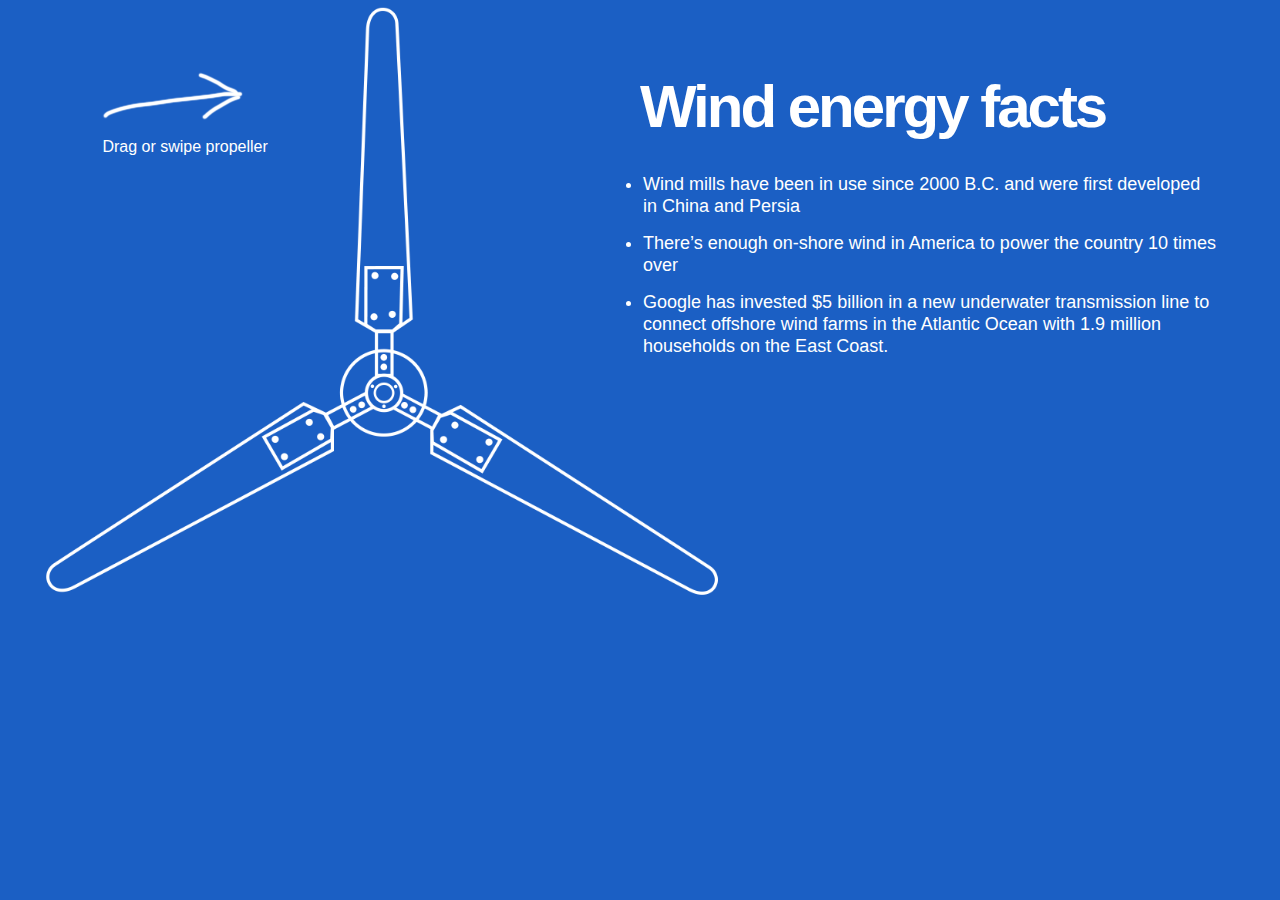
<file: RESULT/propeller/index.html>
<!DOCTYPE html>
<html style="-webkit-overflow-scrolling: touch;">
<head>
    <meta charset="utf-8">
    <meta http-equiv="X-UA-Compatible" content="IE=edge">
    <title>Rotate HTML elements by mouse in JavaScript - Propeller.js</title>
    <meta name="viewport" content="width=device-width, target-densitydpi=device-dpi">
    <link rel="stylesheet" href="example/css/normalize.css">
    <link rel="stylesheet" href="example/css/turbine.css">
</head>
<body>

<img src="example/img/turbineforthumbs.jpg" width="0px" height="0px">
<img id="turbine" src="example/img/turbine.png" onmousedown="showLibraryInfo()" ontouchstart="showLibraryInfo()">

<div class="content">
    <h1 class="propeller">
        Propeller.js
    </h1>

    <h1 class="title wind">
        Wind energy facts
    </h1>
    <ul class="facts">
        <li class="wind">Wind mills have been in use since 2000 B.C. and were first developed in China and Persia</li>
        <li class="wind">There’s enough on-shore wind in America to power the country 10 times over</li>
        <li class="wind">Google has invested $5 billion in a new underwater transmission line to connect offshore wind
            farms in the Atlantic Ocean with 1.9 million households on the East Coast.
        </li>
        <li class="propeller">JavaScript library to rotate elements by mouse or touch gestures.</li>
        <li class="propeller">Easy-to-use as jQuery
            plugin:<br><strong>$(nodeOrSelector).propeller(options);</strong><br/> <br> or zero-dependancy library <br>
            <strong>new Propeller(nodeOrSelector,
                options)</strong></li>
        <li class="propeller">Propeller uses requestAnimationFrame and GPU compositing for better performance. It is
            also compatible with touch devices.
        </li>
    </ul>
    <a class="propeller" href="./example/jquerygrid.html">More examples</a>
    <a class="propeller"
       href="http://pixelscommander.com/en/javascript/rotate-html-elements-with-mouse/">Documentation</a>
    <a class="propeller" href="https://github.com/PixelsCommander/Propeller/archive/master.zip">Download</a>
    <a class="propeller" href="https://github.com/PixelsCommander/Propeller">GitHub</a>

    <div class="social_stuff">
        <!-- AddThis Button BEGIN -->
        <div class="addthis_toolbox addthis_default_style">
            <a class="addthis_button_tweet"></a>
            <iframe style="display: inline-block;"
                    src="http://ghbtns.com/github-btn.html?user=PixelsCommander&repo=Propeller&type=watch"
                    allowtransparency="true" frameborder="0" scrolling="0" width="62" height="20"></iframe>
            <a class="addthis_button_facebook_like" fb:like:layout="button_count"></a>
            <a class="addthis_button_google_plusone" g:plusone:size="medium"></a>

        </div>
        <script type="text/javascript">var addthis_config = {"data_track_addressbar": true};</script>
        <script type="text/javascript"
                src="//s7.addthis.com/js/300/addthis_widget.js#pubid=ra-4ea2f9164143bcfb"></script>
        <!-- AddThis Button END -->
    </div>
</div>
<div class="arrow">
    <img src="example/img/arrow.png">

    <p>
        Drag or swipe propeller
    </p>
</div>
<script src="dist/propeller.min.js"></script>
<script>
    new Propeller(document.getElementById('turbine'), {
        inertia: 0.99,
        onDragStop: function() {
            console.log('stop');
        },
        onDragStart: function () {
            console.log('start');
        }
    });

    function showLibraryInfo() {
        if (window.libInfoShown !== true) {
            var windStuff = document.getElementsByClassName('wind');
            var libStuff = document.getElementsByClassName('propeller');
            for (var i = 0; i < windStuff.length; i++) {
                var obj = windStuff[i];
                obj.style.display = 'none';
            }
            for (var i = 0; i < libStuff.length; i++) {
                var obj = libStuff[i];
                obj.style.display = 'inline-block';
            }
            window.libInfoShown = true;
        }
    }
</script>
</body>
</html>
</file>
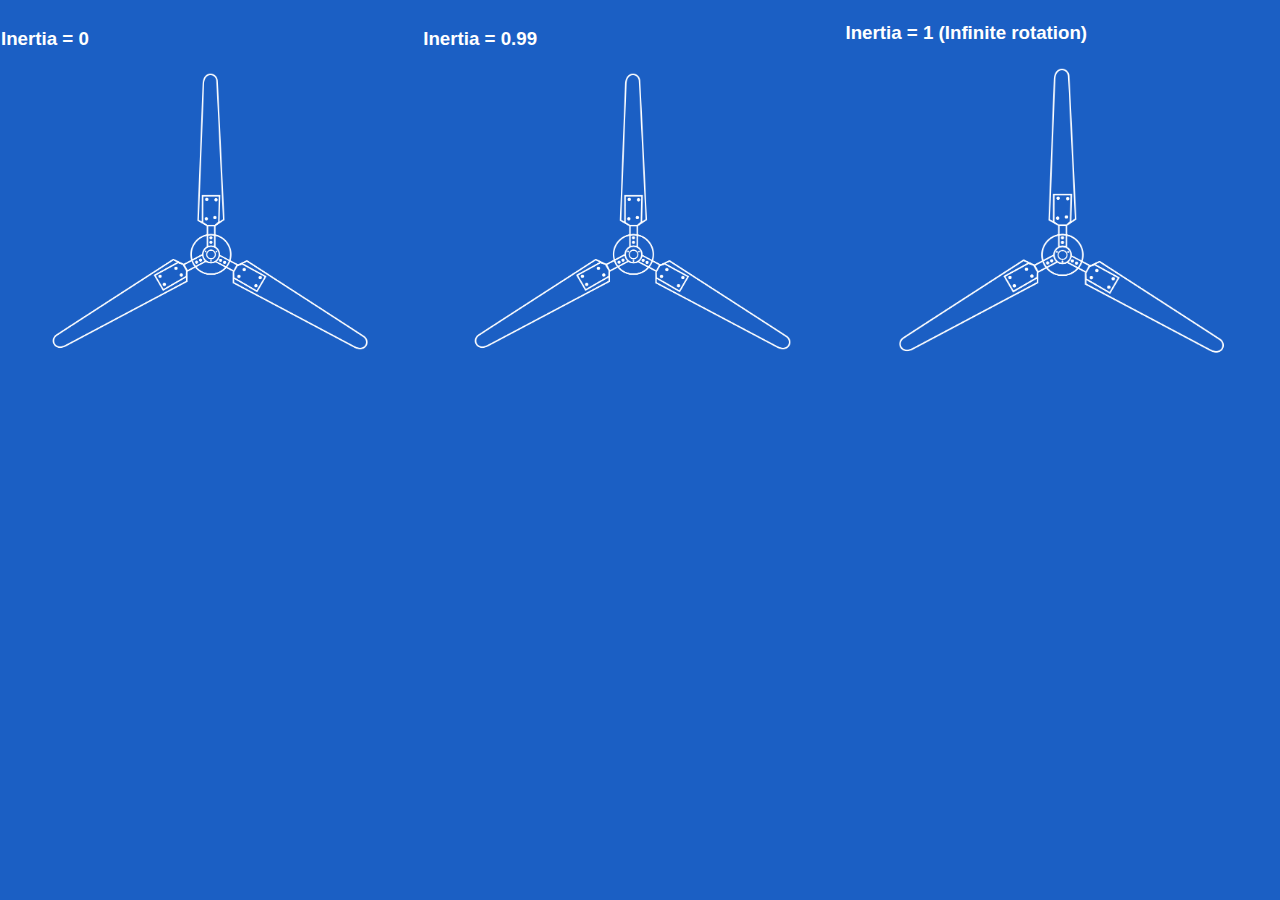
<file: RESULT/propeller/example/grid.html>
<!DOCTYPE html>
<head>
    <meta charset="utf-8">
    <meta http-equiv="X-UA-Compatible" content="IE=edge">
    <title>Rotate HTML elements by mouse in JavaScript - Propeller.js</title>
    <meta name="viewport" content="width=device-width, initial-scale=1">
    <link rel="stylesheet" href="css/normalize.css">
    <link rel="stylesheet" href="css/turbine.css">
</head>
<body>
<table>
    <tr>
        <td class="example">
            <h3>
                Inertia = 0
            </h3>
            <img width="100%" height="auto" id="example1" src="./img/turbine.png">
        </td>
        <td class="example">
            <h3>
                Inertia = 0.99
            </h3>
            <img width="100%" height="auto" id="example2" src="./img/turbine.png">
        </td>
        <td class="example">
            <h3>
                Inertia = 1 (Infinite rotation)
            </h3>
            <img width="100%" height="auto" id="example3" src="./img/turbine.png">
        </td>
    </tr>
</table>
<script src="../src/propeller.js"></script>
<script>
    new Propeller(document.getElementById('example1'), {inertia: 0});
    new Propeller(document.getElementById('example2'), {inertia: 0.99});
    new Propeller(document.getElementById('example3'), {inertia: 1});
</script>
</body>
</html>
</file>
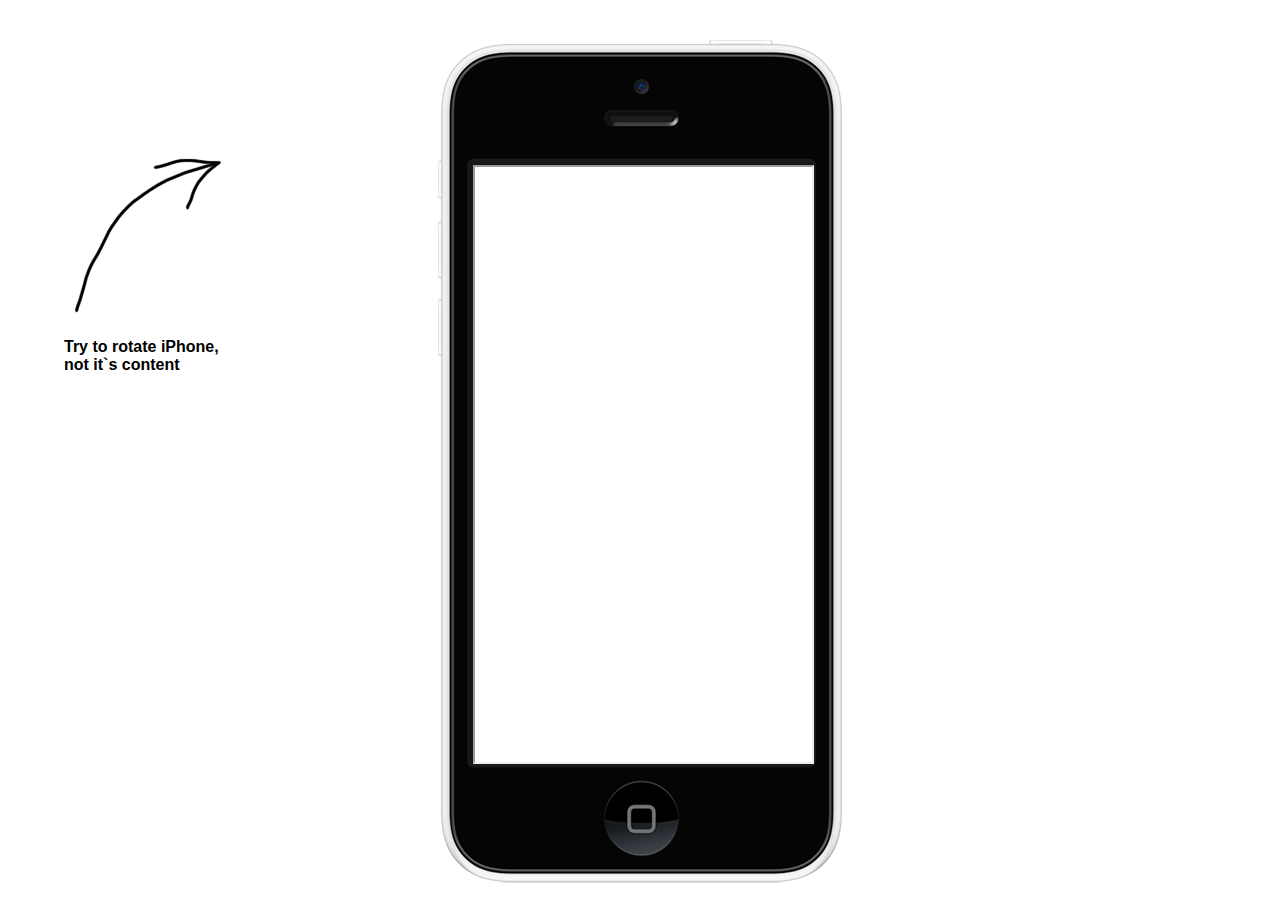
<file: RESULT/propeller/example/iframe.html>
<!DOCTYPE html>
<html>
<head>
    <title>Iframe rotation example</title>
    <script src="../src/propeller.js"></script>
    <style>
        html, body {
            margin-left: 50%;
            margin-right: 50%;
            font-family: Helvetica Neue, Helvetica, Arial;
            font-weight: bold;
        }

        #propellerFrame {
            margin-left: -202px;
            margin-top: 40px;
            width: 404px;
            height: 843px;
            background: url(./img/iphone.png) no-repeat;
        }

        .iframeContainer {
            position: absolute;
            width: 337px;
            height: 595px;
            left: 35px;
            top: 125px;
            background-color: #00A000;
        }

        .iphoneContent {
            width: 100%;
            height: 100%;
            background-color: #ffffff;
        }

        .arrow {
            position: absolute;
            left: 5%;
            top: 15%;
        }

    </style>
</head>
<body style="margin: auto auto">
<div class="arrow">
    <img src="img/iphonearrow.png">
    <p id="tip">
        Try to rotate iPhone,<br> not it`s content
    </p>
</div>
<div id="propellerFrame">
    <div class="iframeContainer">
        <iframe class="iphoneContent" src="http://www.pixelscommander.com/" ></iframe>
    </div>
</div>
</body>
<script>
    new Propeller('#propellerFrame', {
        inertia: 0.95,
        onrotate: function() {
            if (window.iphonerotated === undefined) {
                setTimeout(function(){
                    document.getElementById('tip').innerHTML = 'Now feel free to use content';
                }, 500);
            }
            window.iphonerotated = true;
        }
    });
</script>
</html>
</file>
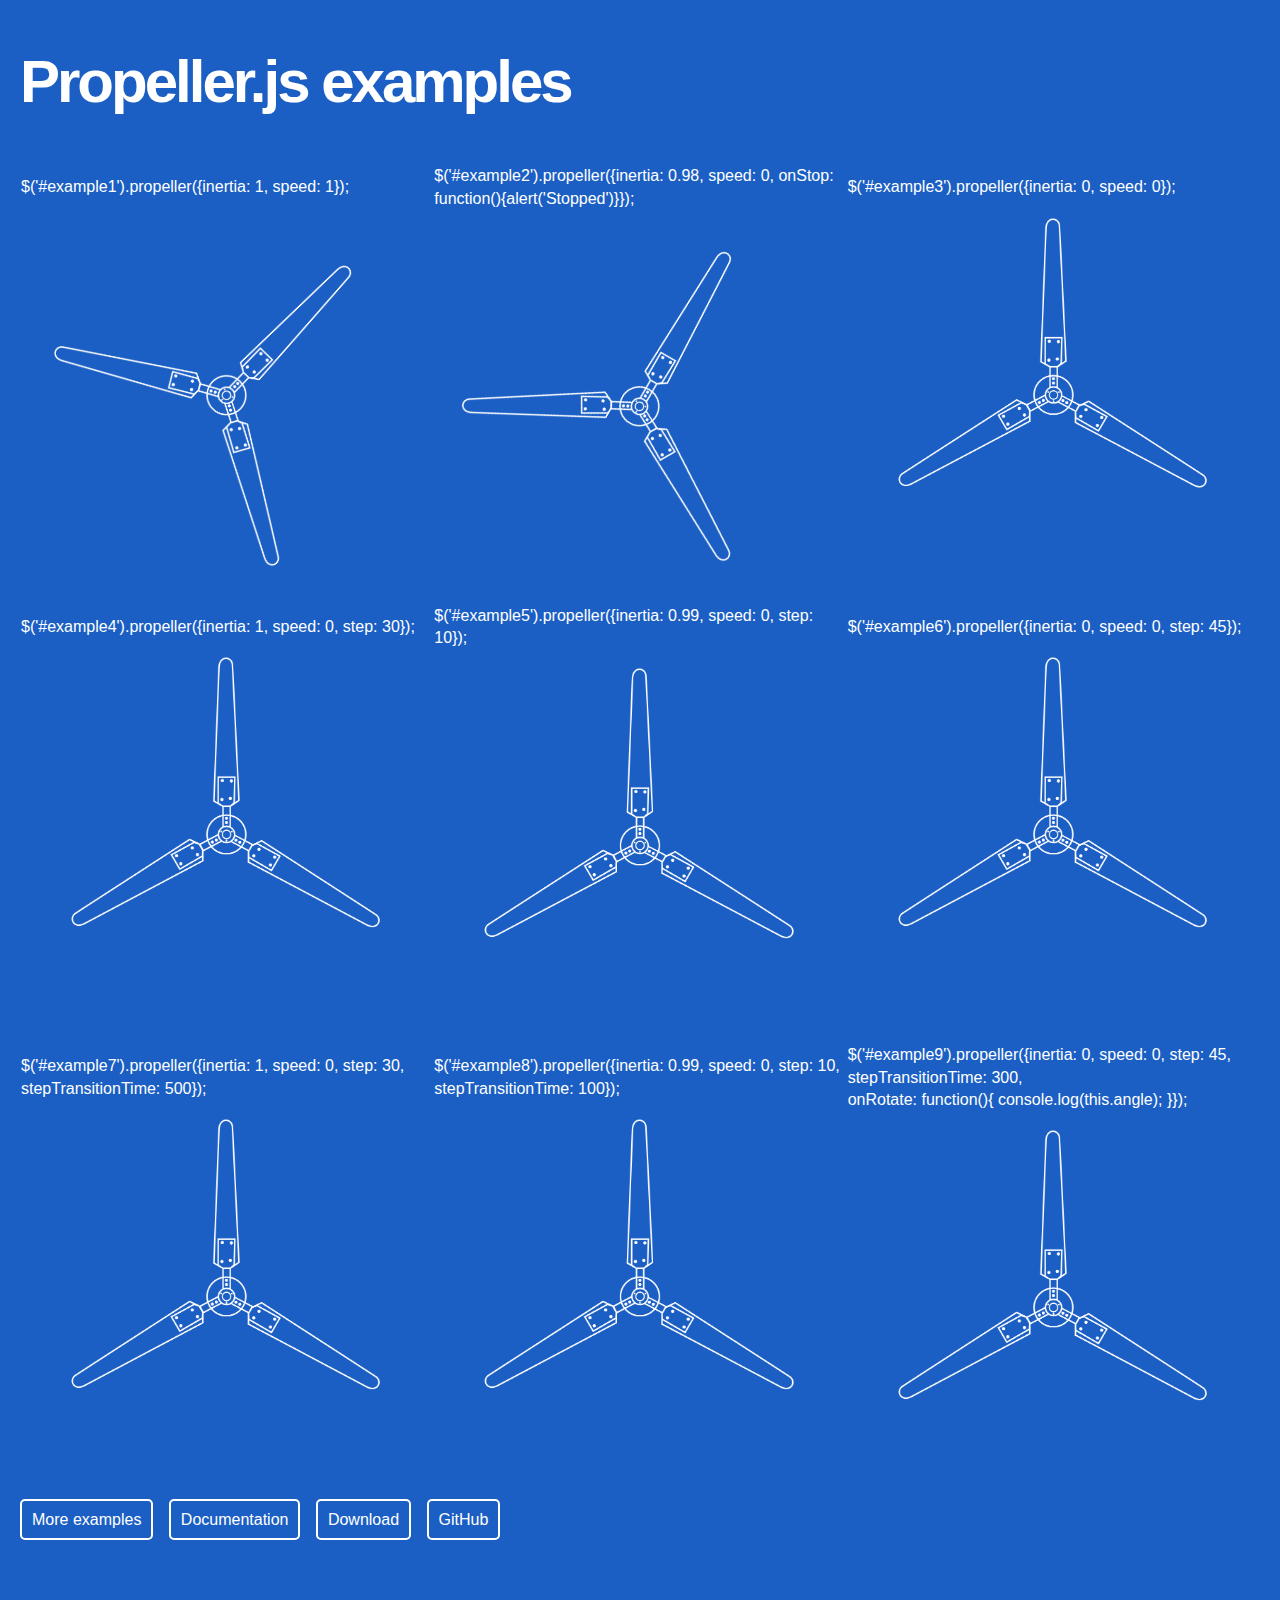
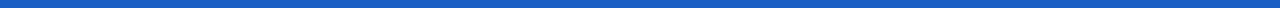
<file: RESULT/propeller/example/jquerygrid.html>
<!DOCTYPE html>
<head>
    <meta charset="utf-8">
    <meta http-equiv="X-UA-Compatible" content="IE=edge">
    <title>Rotate HTML elements by mouse in JavaScript - Propeller.js</title>
    <meta name="viewport" content="width=device-width, initial-scale=1">
    <link rel="stylesheet" href="css/normalize.css">
    <link rel="stylesheet" href="css/turbine.css">
</head>
<body>
<div class="examples_wrapper">
    <h1>Propeller.js examples</h1>
    <table>
        <tr>
            <td class="example">
                <p>
                    $('#example1').propeller({inertia: 1, speed: 1});
                </p>
                <img class="turbine" width="100%" height="auto" id="example1" src="./img/turbine.png">
            </td>
            <td class="example">
                <p>
                    $('#example2').propeller({inertia: 0.98, speed: 0, onStop: function(){alert('Stopped')}});
                </p>
                <img class="turbine" width="100%" height="auto" id="example2" src="./img/turbine.png">
            </td>
            <td class="example">
                <p>
                    $('#example3').propeller({inertia: 0, speed: 0});
                </p>
                <img class="turbine" width="100%" height="auto" id="example3" src="./img/turbine.png">
            </td>
        </tr>
        <tr>
            <td class="example">
                <p>
                    $('#example4').propeller({inertia: 1, speed: 0, step: 30});
                </p>
                <img class="turbine" width="100%" height="auto" id="example4" src="./img/turbine.png">
            </td>
            <td class="example">
                <p>
                    $('#example5').propeller({inertia: 0.99, speed: 0, step: 10});
                </p>
                <img class="turbine" width="100%" height="auto" id="example5" src="./img/turbine.png">
            </td>
            <td class="example">
                <p>
                    $('#example6').propeller({inertia: 0, speed: 0, step: 45});
                </p>
                <img class="turbine" width="100%" height="auto" id="example6" src="./img/turbine.png">
            </td>
        </tr>
        <tr>
            <td class="example">
                <p>
                    $('#example7').propeller({inertia: 1, speed: 0, step: 30, stepTransitionTime: 500});
                </p>
                <img class="turbine" width="100%" height="auto" id="example7" src="./img/turbine.png">
            </td>
            <td class="example">
                <p>
                    $('#example8').propeller({inertia: 0.99, speed: 0, step: 10, stepTransitionTime: 100});
                </p>
                <img class="turbine" width="100%" height="auto" id="example8" src="./img/turbine.png">
            </td>
            <td class="example">
                <p>
                    $('#example9').propeller({inertia: 0, speed: 0, step: 45, stepTransitionTime: 300, <br>onRotate: function(){
                    console.log(this.angle);
                    }});
                </p>
                <img class="turbine" width="100%" height="auto" id="example9" src="./img/turbine.png">
            </td>
        </tr>
    </table>
</div>
<div class="content" style="position: static; margin-left: 20px; margin-bottom: 20px; padding-bottom: 20px;">
    <a href="./iframe.html">More examples</a>
    <a 
       href="http://pixelscommander.com/en/javascript/rotate-html-elements-with-mouse/">Documentation</a>
    <a href="https://github.com/PixelsCommander/Propeller/archive/master.zip">Download</a>
    <a href="https://github.com/PixelsCommander/Propeller">GitHub</a>

    <div class="social_stuff">
        <!-- AddThis Button BEGIN -->
        <div class="addthis_toolbox addthis_default_style">
            <a class="addthis_button_tweet"></a>
            <iframe style="display: inline-block;"
                    src="http://ghbtns.com/github-btn.html?user=PixelsCommander&repo=Propeller&type=watch"
                    allowtransparency="true" frameborder="0" scrolling="0" width="62" height="20"></iframe>
            <a class="addthis_button_facebook_like" fb:like:layout="button_count"></a>
            <a class="addthis_button_google_plusone" g:plusone:size="medium"></a>

        </div>
        <script type="text/javascript">var addthis_config = {"data_track_addressbar": true};</script>
        <script type="text/javascript"
                src="//s7.addthis.com/js/300/addthis_widget.js#pubid=ra-4ea2f9164143bcfb"></script>
        <!-- AddThis Button END -->
    </div>
</div>
<script src="http://code.jquery.com/jquery-1.10.2.min.js"></script>
<script src="../src/propeller.js"></script>
<script>
    $('#example1').propeller({inertia: 1, speed: 1});
    $('#example2').propeller({inertia: 0.98, speed: 0, angle: 30, onStop: function(){alert('Stopped')}});
    $('#example3').propeller({inertia: 0, speed: 0});
    $('#example4').propeller({inertia: 1, speed: 0, step: 30});
    $('#example5').propeller({inertia: 0.99, speed: 0, step: 10});
    $('#example6').propeller({inertia: 0, speed: 0, step: 45});
    $('#example7').propeller({inertia: 1, speed: 0, step: 30, stepTransitionTime: 500, stepTransitionEasing: 'ease-in-out'});
    $('#example8').propeller({inertia: 0.99, speed: 0, step: 10, stepTransitionTime: 100, stepTransitionEasing: 'ease-in'});
    $('#example9').propeller({inertia: 0, speed: 0, step: 45, stepTransitionTime: 300, stepTransitionEasing: 'ease-out', onRotate: function(){
        console.log(this.angle);
    }});
</script>
</body>
</html>
</file>
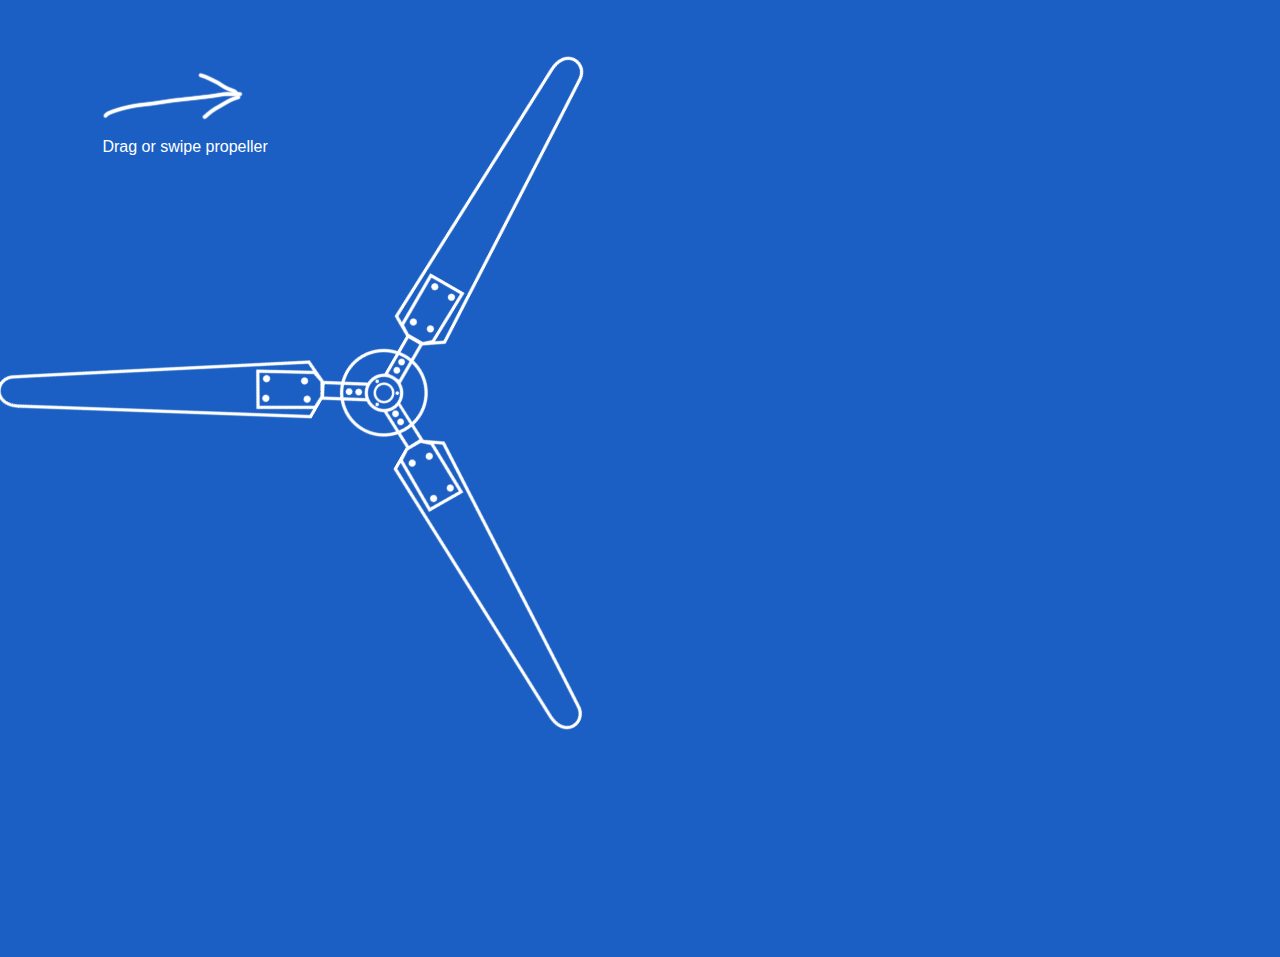
<file: RESULT/propeller/tests/angle-property.html>
<!DOCTYPE html>
<html style="-webkit-overflow-scrolling: touch;">
<head>
    <meta charset="utf-8">
    <meta http-equiv="X-UA-Compatible" content="IE=edge">
    <title>Rotate HTML elements by mouse in JavaScript - Propeller.js</title>
    <meta name="viewport" content="width=device-width, target-densitydpi=device-dpi">
    <link rel="stylesheet" href="../example/css/normalize.css">
    <link rel="stylesheet" href="../example/css/turbine.css">
</head>
<body style="overflow: hidden;">

<img src="../example/img/turbineforthumbs.jpg" width="0px" height="0px">
<img id="turbine" src="../example/img/turbine.png">

<div class="arrow">
    <img src="../example/img/arrow.png">

    <p>
        Drag or swipe propeller
    </p>
</div>
<script src="../src/propeller.js"></script>
<script>
    new Propeller(document.getElementById('turbine'), {
        inertia: 0.89,
        angle: 30
    });
</script>
</body>
</html>
</file>
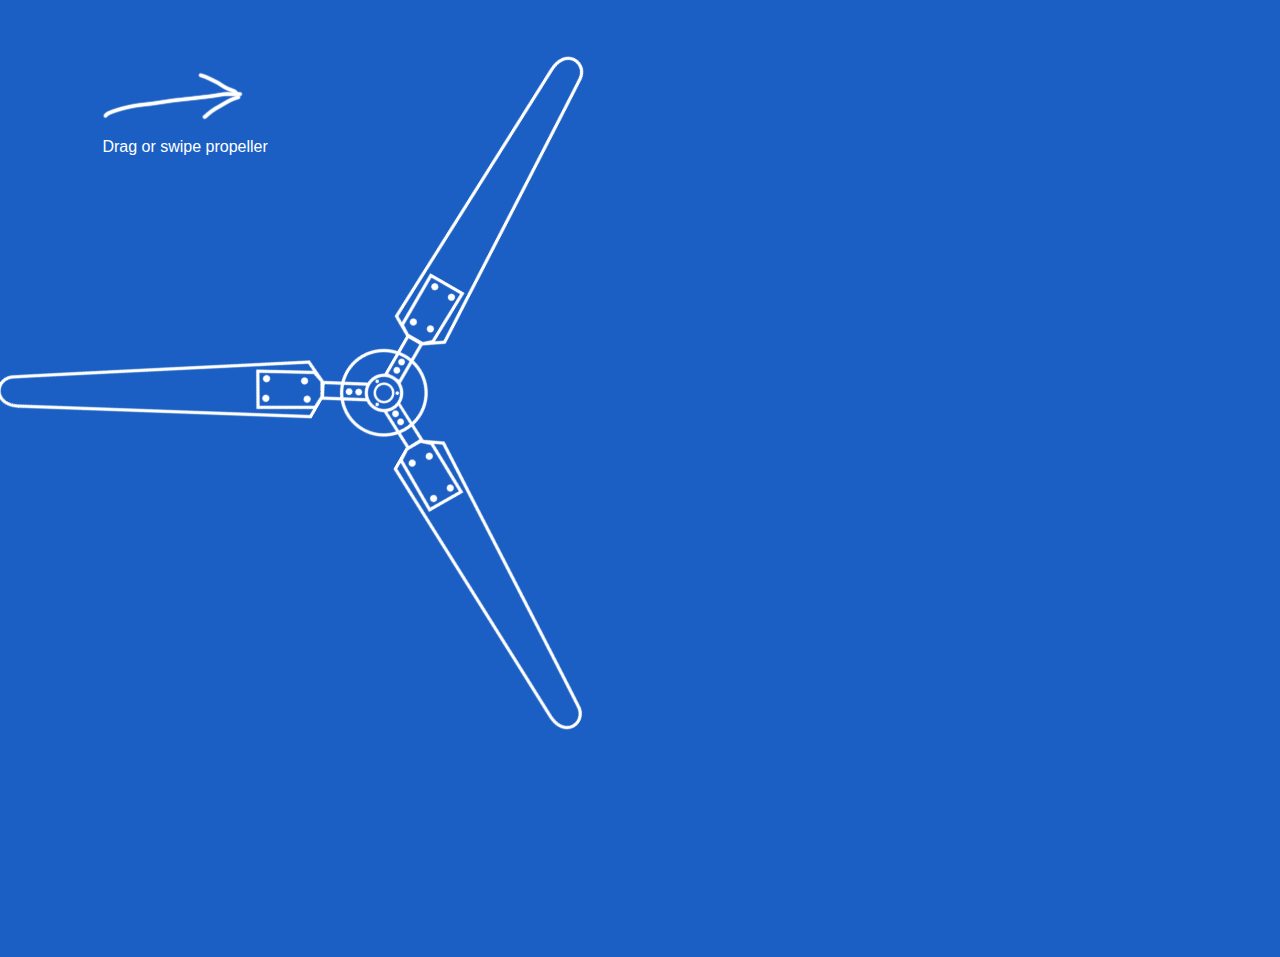
<file: RESULT/propeller/tests/bind.html>
<!DOCTYPE html>
<html style="-webkit-overflow-scrolling: touch;">
<head>
    <meta charset="utf-8">
    <meta http-equiv="X-UA-Compatible" content="IE=edge">
    <title>Rotate HTML elements by mouse in JavaScript - Propeller.js</title>
    <meta name="viewport" content="width=device-width, target-densitydpi=device-dpi">
    <link rel="stylesheet" href="../example/css/normalize.css">
    <link rel="stylesheet" href="../example/css/turbine.css">
</head>
<body style="overflow: hidden;">

<img src="../example/img/turbineforthumbs.jpg" width="0px" height="0px">
<img id="turbine" src="../example/img/turbine.png">

<div class="arrow">
    <img src="../example/img/arrow.png">

    <p>
        Drag or swipe propeller
    </p>
</div>
<script src="../src/propeller.js"></script>
<script>
    var propeller = new Propeller(document.getElementById('turbine'), {
        inertia: 0.89,
        angle: 30
    });

    setTimeout(function(){
        propeller.unbind();
        console.log('Propeller unbinded');
    }, 2000);

    setTimeout(function(){
        propeller.bind();
        console.log('Propeller binded');
    }, 4000);
</script>
</body>
</html>
</file>
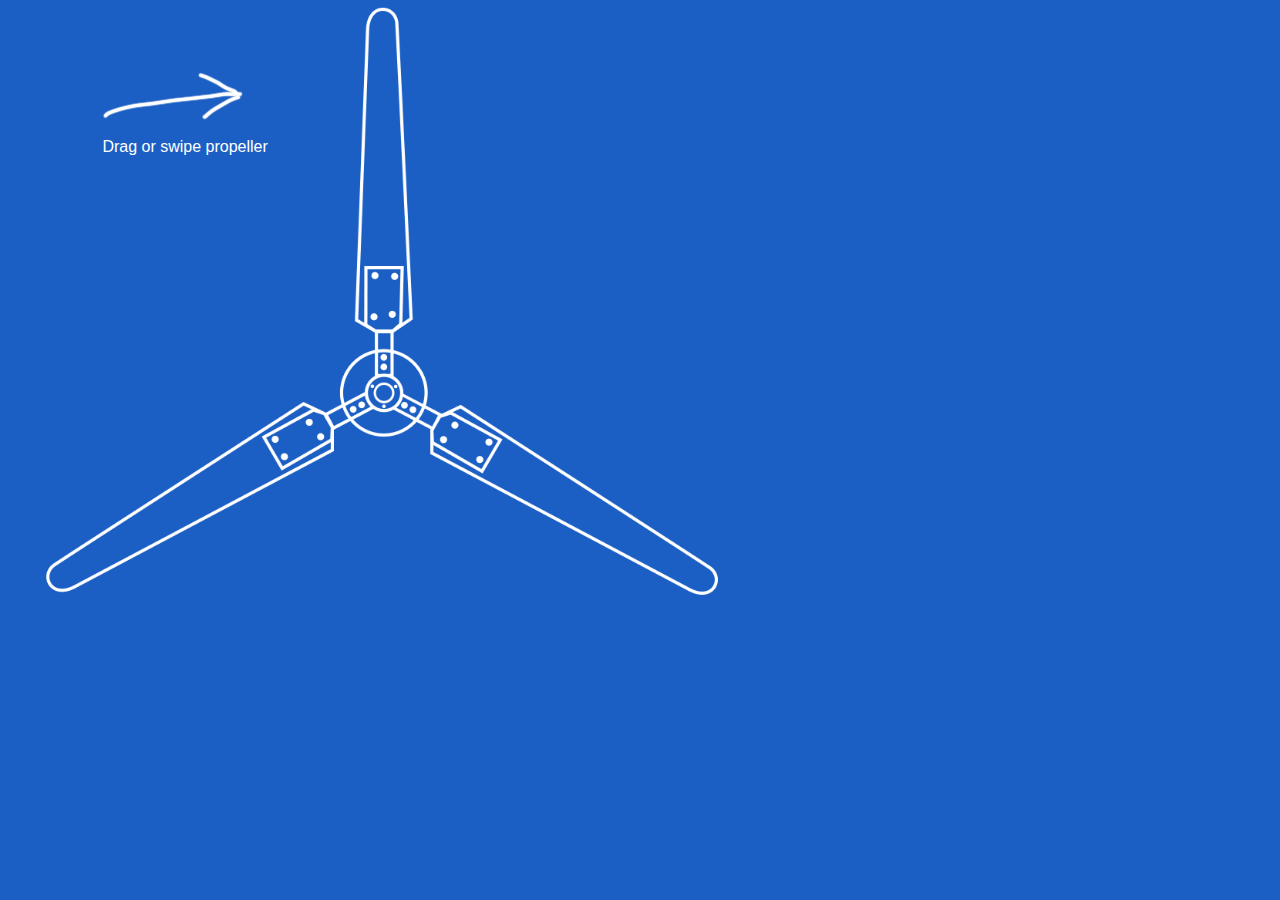
<file: RESULT/propeller/tests/callbacks.html>
<!DOCTYPE html>
<html style="-webkit-overflow-scrolling: touch;">
<head>
    <meta charset="utf-8">
    <meta http-equiv="X-UA-Compatible" content="IE=edge">
    <title>Rotate HTML elements by mouse in JavaScript - Propeller.js</title>
    <meta name="viewport" content="width=device-width, target-densitydpi=device-dpi">
    <link rel="stylesheet" href="../example/css/normalize.css">
    <link rel="stylesheet" href="../example/css/turbine.css">
</head>
<body style="overflow: hidden;">

<img src="../example/img/turbineforthumbs.jpg" width="0px" height="0px">
<img id="turbine" src="../example/img/turbine.png">

<div class="arrow">
    <img src="../example/img/arrow.png">

    <p>
        Drag or swipe propeller
    </p>
</div>
<script src="../src/propeller.js"></script>
<script>
    new Propeller(document.getElementById('turbine'), {
        inertia: 0.89,
        onStop: function () {
            console.log('onStop');
        },
        onDragStop: function () {
            console.log('onDragStop');
        },
        onDragStart: function () {
            console.log('onDragStart');
        },
        onRotate: function () {
            console.log('onRotate');
        }
    });
</script>
</body>
</html>
</file>
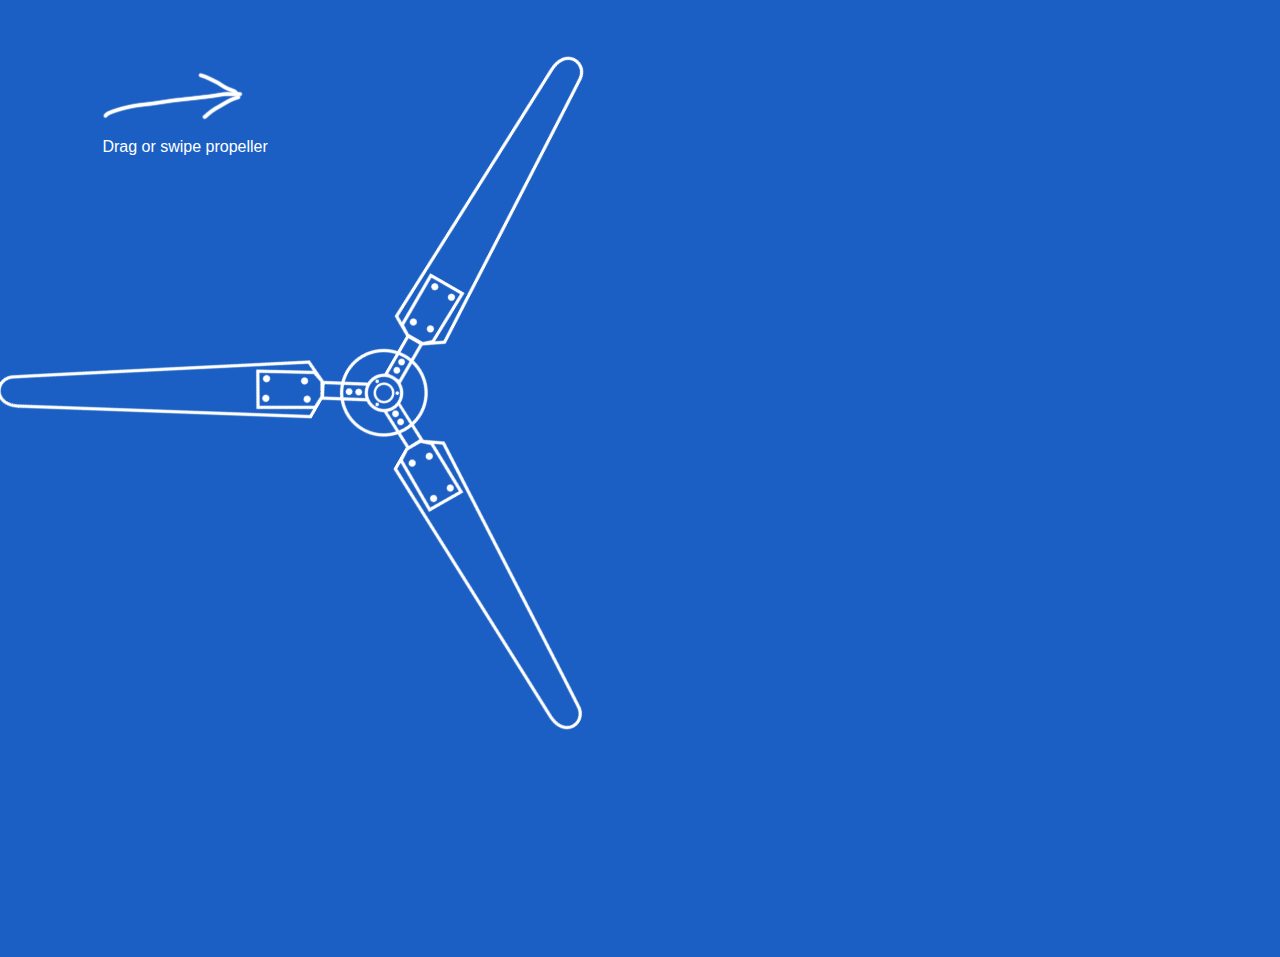
<file: RESULT/propeller/tests/stop.html>
<!DOCTYPE html>
<html style="-webkit-overflow-scrolling: touch;">
<head>
    <meta charset="utf-8">
    <meta http-equiv="X-UA-Compatible" content="IE=edge">
    <title>Rotate HTML elements by mouse in JavaScript - Propeller.js</title>
    <meta name="viewport" content="width=device-width, target-densitydpi=device-dpi">
    <link rel="stylesheet" href="../example/css/normalize.css">
    <link rel="stylesheet" href="../example/css/turbine.css">
</head>
<body style="overflow: hidden;">

<img src="../example/img/turbineforthumbs.jpg" width="0px" height="0px">
<img id="turbine" src="../example/img/turbine.png">

<div class="arrow">
    <img src="../example/img/arrow.png">

    <p>
        Drag or swipe propeller
    </p>
</div>
<script src="../src/propeller.js"></script>
<script>
    var propeller = new Propeller(document.getElementById('turbine'), {
        inertia: 0.99,
        angle: 30
    });

    setTimeout(function(){
        propeller.stop();
        console.log('Propeller stopped');
    }, 2000);
</script>
</body>
</html>
</file>
<file: RESULT/propeller/example/css/turbine.css>
/*! HTML5 Boilerplate v4.3.0 | MIT License | http://h5bp.com/ */

/*
 * What follows is the result of much research on cross-browser styling.
 * Credit left inline and big thanks to Nicolas Gallagher, Jonathan Neal,
 * Kroc Camen, and the H5BP dev community and team.
 */

/* ==========================================================================
   Base styles: opinionated defaults
   ========================================================================== */

html,
button,
input,
select,
textarea {
    color: #222;
}

html {
    font-size: 1em;
    line-height: 1.4;
}

/*
 * Remove text-shadow in selection highlight: h5bp.com/i
 * These selection rule sets have to be separate.
 * Customize the background color to match your design.
 */

::-moz-selection {
    background: #b3d4fc;
    text-shadow: none;
}

::selection {
    background: #b3d4fc;
    text-shadow: none;
}

/*
 * A better looking default horizontal rule
 */

hr {
    display: block;
    height: 1px;
    border: 0;
    border-top: 1px solid #ccc;
    margin: 1em 0;
    padding: 0;
}

/*
 * Remove the gap between images, videos, audio and canvas and the bottom of
 * their containers: h5bp.com/i/440
 */

audio,
canvas,
img,
video {
    vertical-align: middle;
}

/*
 * Remove default fieldset styles.
 */

fieldset {
    border: 0;
    margin: 0;
    padding: 0;
}

/*
 * Allow only vertical resizing of textareas.
 */

textarea {
    resize: vertical;
}

/* ==========================================================================
   Browse Happy prompt
   ========================================================================== */

.browsehappy {
    margin: 0.2em 0;
    background: #ccc;
    color: #000;
    padding: 0.2em 0;
}

/* ==========================================================================
   Author's custom styles
   ========================================================================== */

body, html {
    background-color: #1b5fc4;
    width: 100%;
    height: 100%;
    font-family: "Helvetica Neue", "Helvetica", "Arial";
    color: #ffffff;
}

#turbine {
    width: 70%;
    height: auto;
    position: absolute;
    left: -5%;
    z-index: 99;
}

.turbine {
    width: 100%;
    height: auto;
}

.arrow {
    position: absolute;
    top: 8%;
    left: 8%;
    font-weight: lighter;
}

.content {
    position: absolute;
    top: 5%;
    left: 50%;
    width: 45%;
}

h1 {
    letter-spacing: -3px;
    font-size: 60px;
    margin-bottom: 44px;
    line-height: 44px;
}

.facts {
    margin: 0;
    z-index: 98;
    width: 100%;
    padding: 0 0 0 3px;
    font-weight: lighter;
    font-size: 18px;
    line-height: 22px;
}

.facts li {
    padding-bottom: 15px;
}

.propeller {
    display: none;
}

.content>a {
    z-index: 100;
    position: relative;
    display: noner;
    padding: 10px;
    text-decoration: none;
    color: #ffffff;
    font-weight: lighter;
    line-height: 22px;
    height: 22px;
    border-radius: 5px;
    border: 2px solid #ffffff;
    margin-right: 11px;
}

.content>a:hover {
    background-color: #ffffff;
    color: #1b5fc4;
}

.examples_wrapper {
    padding: 20px;
    box-sizing: border-box;
}

.social_stuff {
    margin-top: 30px;
    z-index: 100;
    position: relative;
}


/* ==========================================================================
   Helper classes
   ========================================================================== */

/*
 * Image replacement
 */

.ir {
    background-color: transparent;
    border: 0;
    overflow: hidden;
    /* IE 6/7 fallback */
    *text-indent: -9999px;
}

.ir:before {
    content: "";
    display: block;
    width: 0;
    height: 150%;
}

/*
 * Hide from both screenreaders and browsers: h5bp.com/u
 */

.hidden {
    display: none !important;
    visibility: hidden;
}

/*
 * Hide only visually, but have it available for screenreaders: h5bp.com/v
 */

.visuallyhidden {
    border: 0;
    clip: rect(0 0 0 0);
    height: 1px;
    margin: -1px;
    overflow: hidden;
    padding: 0;
    position: absolute;
    width: 1px;
}

/*
 * Extends the .visuallyhidden class to allow the element to be focusable
 * when navigated to via the keyboard: h5bp.com/p
 */

.visuallyhidden.focusable:active,
.visuallyhidden.focusable:focus {
    clip: auto;
    height: auto;
    margin: 0;
    overflow: visible;
    position: static;
    width: auto;
}

/*
 * Hide visually and from screenreaders, but maintain layout
 */

.invisible {
    visibility: hidden;
}

/*
 * Clearfix: contain floats
 *
 * For modern browsers
 * 1. The space content is one way to avoid an Opera bug when the
 *    `contenteditable` attribute is included anywhere else in the document.
 *    Otherwise it causes space to appear at the top and bottom of elements
 *    that receive the `clearfix` class.
 * 2. The use of `table` rather than `block` is only necessary if using
 *    `:before` to contain the top-margins of child elements.
 */

.clearfix:before,
.clearfix:after {
    content: " "; /* 1 */
    display: table; /* 2 */
}

.clearfix:after {
    clear: both;
}

/*
 * For IE 6/7 only
 * Include this rule to trigger hasLayout and contain floats.
 */

.clearfix {
    *zoom: 1;
}

/* ==========================================================================
   EXAMPLE Media Queries for Responsive Design.
   These examples override the primary ('mobile first') styles.
   Modify as content requires.
   ========================================================================== */

@media only screen and (min-width: 35em) {
    /* Style adjustments for viewports that meet the condition */
}

@media print,
(-o-min-device-pixel-ratio: 5/4),
(-webkit-min-device-pixel-ratio: 1.25),
(min-resolution: 120dpi) {
    /* Style adjustments for high resolution devices */
}

/* ==========================================================================
   Print styles.
   Inlined to avoid required HTTP connection: h5bp.com/r
   ========================================================================== */

@media print {
    * {
        background: transparent !important;
        color: #000 !important; /* Black prints faster: h5bp.com/s */
        box-shadow: none !important;
        text-shadow: none !important;
    }

    a,
    a:visited {
        text-decoration: underline;
    }

    a[href]:after {
        content: " (" attr(href) ")";
    }

    abbr[title]:after {
        content: " (" attr(title) ")";
    }

    /*
     * Don't show links for images, or javascript/internal links
     */
    .ir a:after,
    a[href^="javascript:"]:after,
    a[href^="#"]:after {
        content: "";
    }

    pre,
    blockquote {
        border: 1px solid #999;
        page-break-inside: avoid;
    }

    thead {
        display: table-header-group; /* h5bp.com/t */
    }

    tr,
    img {
        page-break-inside: avoid;
    }

    img {
        max-width: 100% !important;
    }

    @page {
        margin: 0.5cm;
    }

    p,
    h2,
    h3 {
        orphans: 3;
        widows: 3;
    }

    h2,
    h3 {
        page-break-after: avoid;
    }
}
</file>
